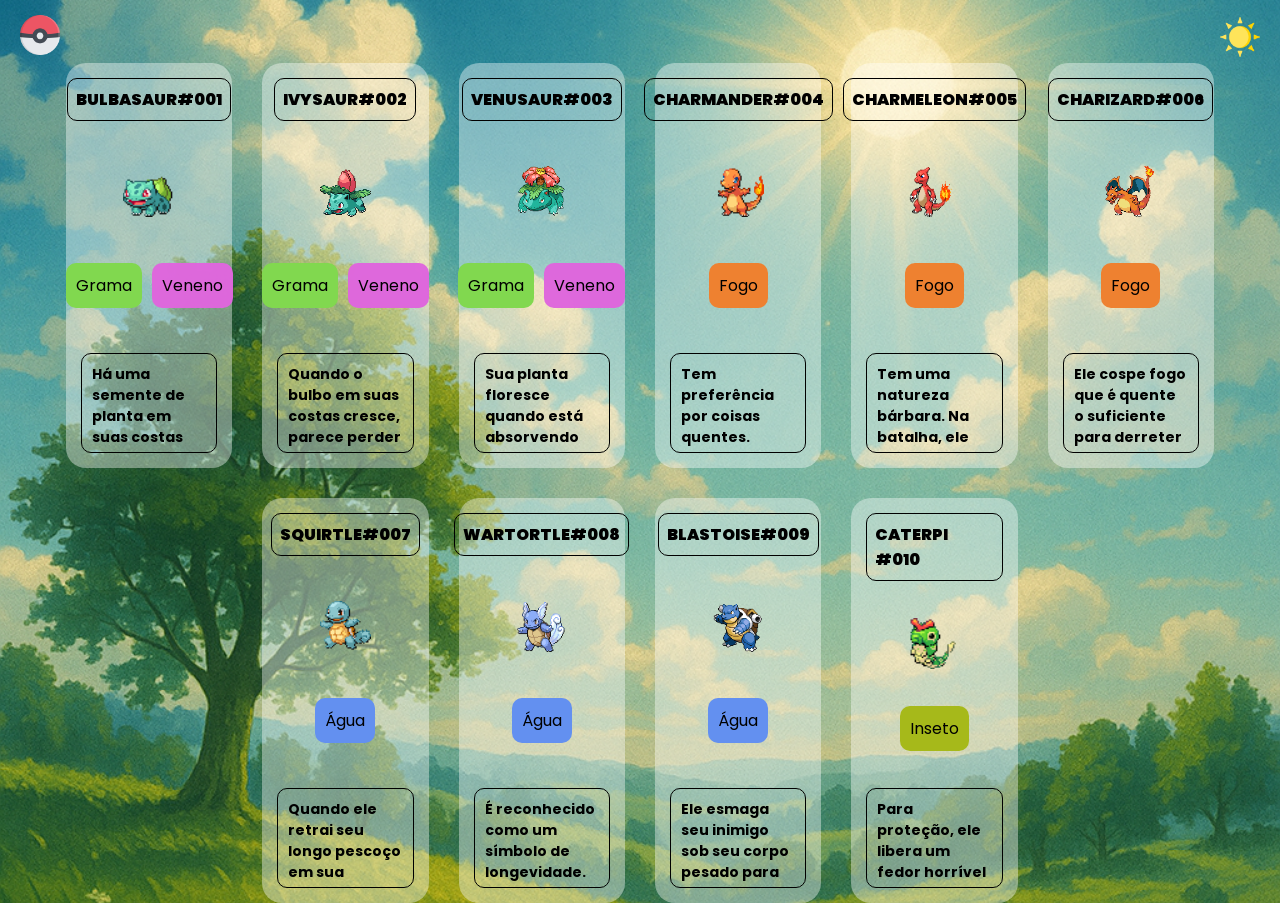
<file: index.html>
<!DOCTYPE html>
<html lang="pt-br">

<head>
    <meta charset="UTF-8">
    <meta http-equiv="X-UA-Compatible" content="IE=edge">
    <meta name="viewport" content="width=device-width, initial-scale=1.0">
    <title>Pokedex</title>
    <link rel="icon" href="https://cdn-icons-png.freepik.com/512/16025/16025478.png?ga=GA1.1.119585503.1745274652">
    <link rel="preconnect" href="https://fonts.googleapis.com">
    <link rel="preconnect" href="https://fonts.gstatic.com" crossorigin>
    <link href="https://fonts.googleapis.com/css2?family=Poppins:wght@300;500;800&display=swap" rel="stylesheet">
    <link href="src/css/reset.css" rel="stylesheet">
    <link href="src/css/style.css" rel="stylesheet">
    <link href="src/css/scrollbar.css" rel="stylesheet">
    <link href="src/css/responsibility.css" rel="stylesheet">
</head>

<body>   
    <header>

        <a href="#">
            <img src="./src/imagens/pokeball.png" alt="pokebola" class="logo">
        </a>

        <button class="changeThemeBTN">
            <img src="./src/imagens/sun.png" alt="Sol" class="sun">

        </button>
    </header>



    <main>

        <ul class="pokemonList">
            <li class="pokemonCard">
                <div class="inf">
                    <span>Bulbasaur#001</span>
                </div>
                <img src="./src/imagens/bulbasaur.gif" alt="bulbasaur" class="gif">
                <ul class="types">
                    <li class="type grass">Grama</li>
                    <li class="type poison">Veneno</li>
                </ul>
                <p>Há uma semente de planta em suas costas desde o dia que este Pókemon nasce. A semente cresce
                    lentamente.</p>
            </li>

            <li class="pokemonCard">
                <div class="inf">
                    <span>Ivysaur#002</span>
                </div>
                <img src="./src/imagens/ivysaur.gif" alt="ivysaur" class="gif">
                <ul class="types">
                    <li class="type grass">Grama</li>
                    <li class="type poison">Veneno</li>
                </ul>
                <p>Quando o bulbo em suas costas cresce, parece perder a capacidade de ficar de pé em suas patas
                    traseiras.</p>
            </li>

            <li class="pokemonCard">
                <div class="inf">
                    <span>Venusaur#003</span>
                </div>
                <img src="./src/imagens/venusaur.gif" alt="venusaur" class="gif">
                <ul class="types">
                    <li class="type grass">Grama</li>
                    <li class="type poison">Veneno</li>
                </ul>
                <p>Sua planta floresce quando está absorvendo energia solar. Ele permanece em movimento para buscar a
                    luz solar.</p>
            </li>

            <li class="pokemonCard">
                <div class="inf">
                    <span>Charmander#004</span>
                </div>
                <img src="./src/imagens/charmander.gif" alt="charmander" class="gif">
                <ul class="types">
                    <li class="type fire">Fogo</li>
                </ul>
                <p>Tem preferência por coisas quentes. Quando chove, diz-se que o vapor jorra da ponta de sua cauda.</p>
            </li>

            <li class="pokemonCard">
                <div class="inf">
                    <span>Charmeleon#005</span>
                </div>
                <img src="./src/imagens/charmeleon.gif" alt="charmeleon" class="gif">
                <ul class="types">
                    <li class="type fire">Fogo</li>
                </ul>
                <p>Tem uma natureza bárbara. Na batalha, ele chicoteia sua cauda ardente e corta com garras afiadas.</p>
            </li>

            <li class="pokemonCard">
                <div class="inf">
                    <span>Charizard#006</span>
                </div>
                <img src="./src/imagens/charizard.gif" alt="charizard" class="gif">
                <ul class="types">
                    <li class="type fire">Fogo</li>
                </ul>
                <p>Ele cospe fogo que é quente o suficiente para derreter pedregulhos. Pode causar incêndios florestais
                    soprando chamas.</p>
            </li>

            <li class="pokemonCard">
                <div class="inf">
                    <span>Squirtle#007</span>
                </div>
                <img src="./src/imagens/squirtle.gif" alt="squirtle" class="gif">
                <ul class="types">
                    <li class="type water">Água</li>
                </ul>
                <p>Quando ele retrai seu longo pescoço em sua concha, ele esguicha água com força vigorosa.</p>
            </li>

            <li class="pokemonCard">
                <div class="inf">
                    <span>Wartortle#008</span>
                </div>
                <img src="./src/imagens/wartortle.gif" alt="wartortle" class="gif">
                <ul class="types">
                    <li class="type water">Água</li>
                </ul>
                <p>É reconhecido como um símbolo de longevidade. Se sua concha tem algas, esse Wartortle é muito antigo.
                </p>
            </li>

            <li class="pokemonCard">
                <div class="inf">
                    <span>Blastoise#009</span>
                </div>
                <img src="./src/imagens/blastoise.gif" alt="blastoise" class="gif">
                <ul class="types">
                    <li class="type water">Água</li>
                </ul>
                <p>Ele esmaga seu inimigo sob seu corpo pesado para causar desmaios. Em uma pitada, ele se retirará
                    dentro de sua concha.</p>
            </li>

            <li class="pokemonCard">
                <div class="inf">
                    <span>Caterpi #010</span>
                </div>
                <img src="./src/imagens/caterpie.gif" alt="caterpie" class="gif">
                <ul class="types">
                    <li class="type insect">Inseto</li>
                </ul>
                <p>Para proteção, ele libera um fedor horrível da antena em sua cabeça para afastar os inimigos.</p>
            </li>







        </ul>


    </main>



    <script src="./src/js/index.js"></script>
</body>

</html >
</file>
<file: src/css/style.css>
body.darkMode{
    color: f5f5f5;
    background-image:url("../imagens/anoitecer.png");
    background-repeat:no-repeat;
    background-size: cover;
    background-position: center;
    background-attachment: fixed;
}

body {
    font-family: 'Poppins', sans-serif;
    max-width: 1280px;
    margin: auto;
    background-image: url("../imagens/amanhecer.png");
    background-repeat: no-repeat;
    background-size: cover;
    color: #000000;
    background-position: center;
    background-attachment: fixed;
}

header {
    display: flex;
    justify-content: space-between;
    align-items: center;
    padding: 15px 20px;
    position: fixed;
    top: 0;
    left: 0;
    right: 0;
    z-index: 1000;
    transition: all 0.3s ease;
    max-width: 1280px;
    margin: 0 auto;
}

header .logo,
header .sun {
    width: 40px;
    transition: transform 0.2s ease-in-out;
}

header .logo:hover,
header .sun:hover {
    cursor: pointer;
    transform: scale(1.1);
}

main {
    padding-top: 7vh;
}



.changeThemeBTN{
    background: none;
    border: none;
}


.pokemonList {
    display: flex;
    flex-wrap: wrap;
    gap: 30px;
    justify-content: center;
}

.pokemonCard {
    background-color: #ffffff65;
    width: 13vw;
    height: 45vh;
    display: flex;
    flex-direction: column;
    align-items: center;
    gap: 15px;
    border-radius: 20px;
    transition: 0.2s ease-in-out;
    padding: 15px;

}


.darkMode .pokemonCard {
    background-color: #7878be81;
    color: #000000;
}

.darkMode .sun{
    width: 44px;
}

.pokemonCard {
    display: flex;
    justify-content: space-between;

}

main .pokemonCard .inf {
    padding: 8px;
    display: flex;
    border: 1px solid #000000;
    border-radius: 10px;
    text-transform: uppercase;
    font-weight: 900;
    place-content: center;

}

.gif {
    width: 4vw;
    height: 4vw;
}

.types {
    display: flex;
    justify-content: space-between;
    gap: 10px;

}

.type {
    padding: 10px;
    border-radius: 10px;
}

.grass {
    background-color: #81d84f;
}

.poison {
    background-color: #df67ddfb;
}

.fire {
    background-color: #ee8130;
}

.water {
    background-color: #6390f0;
}

.insect {
    background-color: #a6b91a;
}

p {
    max-height: 100px;
    overflow-y: scroll;
    font-size: 14px;
    padding-right: 10px;
    font-weight: bold;
    border: 1px solid;
    padding: 10px;
    border-radius: 10px;
}
</file>
<file: src/css/scrollbar.css>
::-webkit-scrollbar{
    width: 12px;
}

::-webkit-scrollbar-track{
    background:#f1e9e9;
    border-radius: 10px;
}

::-webkit-scrollbar-thumb{
    background-color: #582965;
    border-radius: 10px;
    border:3px solid #ffffff
}
</file>
<file: src/css/responsibility.css>
@media (max-width: 768px) {
    .pokemonList {
        grid-template-columns: repeat(auto-fill, minmax(160px, 1fr));
        display: grid;
        gap: 20px;
    }

    .pokemonCard {
        width: auto;
        padding: 12px;
    }

    .gif {
        width: 70px;
        height: 70px;
    }


    .type {
        padding: 8px;
        font-size: 13px;
    }
}

@media (max-width: 480px) {

    header{
        background-color: rgba(255, 255, 255, 0.7);
    }

    .darkMode header{
        background-color: rgba(59, 59, 79, 0.7);
    }

    .pokemonList {
        grid-template-columns: repeat(2, 1fr);
        gap: 5px;
    }

    main .pokemonCard .inf{
        width: 100%;
        object-fit: contain;
        font-size: 2.5vw;
    }

    .inf{
        font-size: small;
    }


    .pokemonCard {
        width: 80%;
        height: 90%;
        padding: 10px;
        gap: 12px;
        place-self: center;
    }


    .type {
        padding: 6px 8px;
        font-size: 12px;
    }

    p {
        font-size: 12px;
        padding: 8px;
    }
}
</file>
